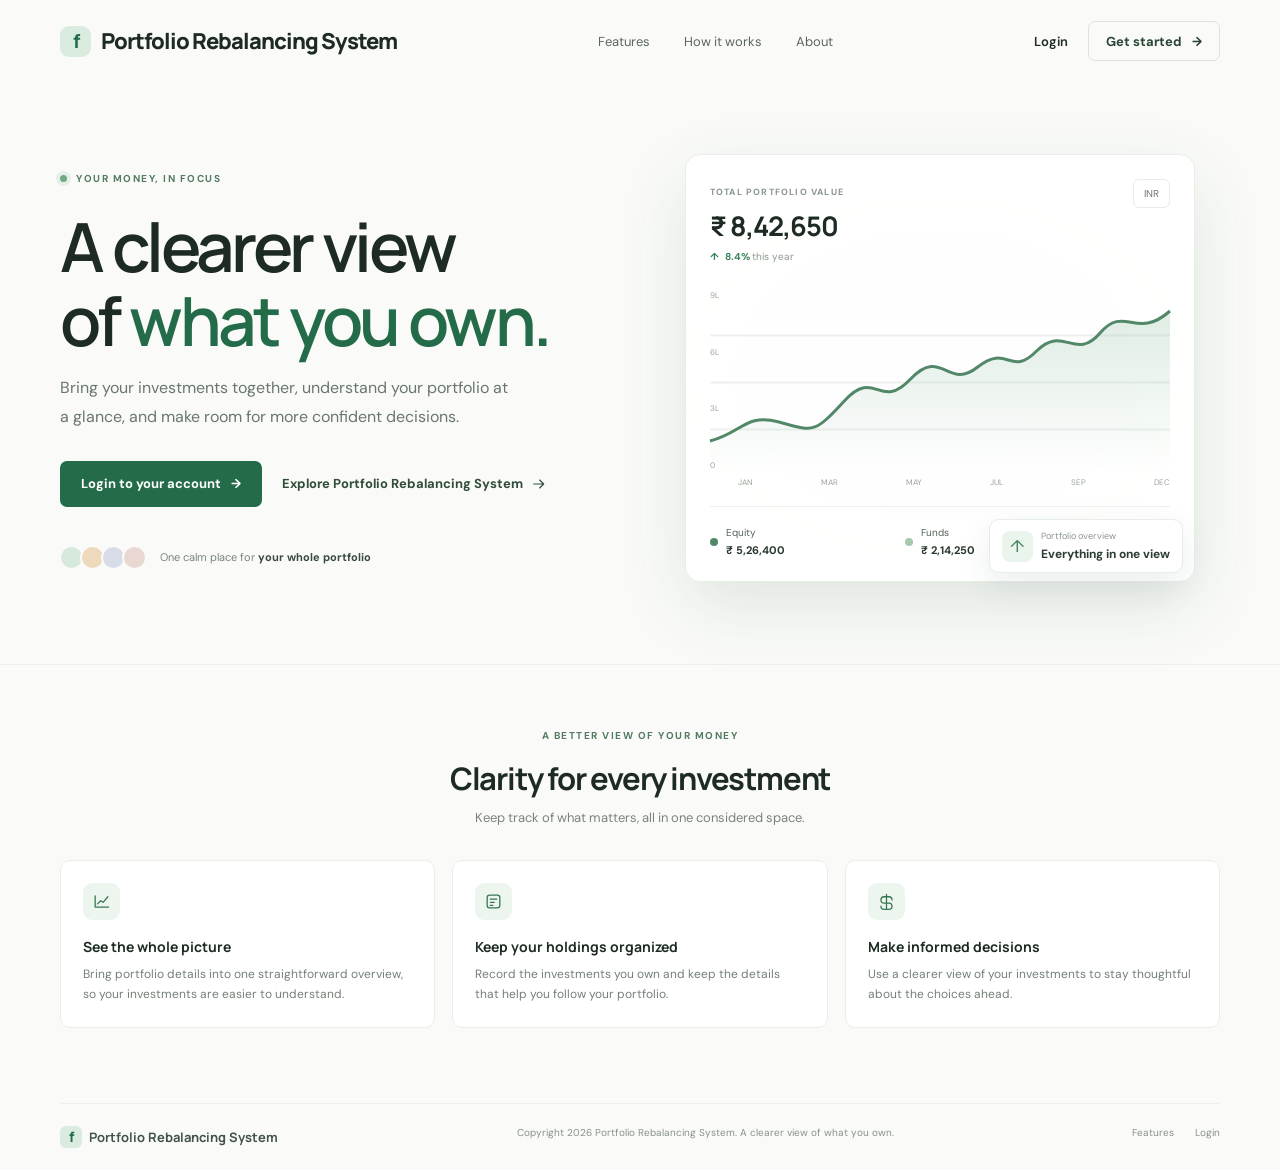
<file: src/main/resources/static/index.html>
<!doctype html>
<html lang="en">
<head>
  <meta charset="utf-8">
  <meta name="viewport" content="width=device-width, initial-scale=1">
  <meta name="theme-color" content="#fafbf8">
  <meta name="description" content="Bring your investments together and get a clearer view of your portfolio with Portfolio Rebalancing System.">
  <title>Portfolio Rebalancing System - Your investments, in focus</title>
  <link rel="stylesheet" href="assets/landing.css">
</head>
<body>
  <header class="topbar wrap">
    <a class="brand" href="./" aria-label="Portfolio Rebalancing System home"><span class="brand-mark">f</span><span>Portfolio Rebalancing System</span></a>
    <nav class="nav-links" aria-label="Main navigation"><a href="#features">Features</a><a href="#how-it-works">How it works</a><a href="#about">About</a></nav>
    <div class="nav-actions"><a href="login.html">Login</a><a class="button button-outline" href="login.html">Get started <span aria-hidden="true">&rarr;</span></a></div>
  </header>

  <main>
    <section class="hero wrap" id="about">
      <div class="hero-copy">
        <span class="eyebrow"><i></i> YOUR MONEY, IN FOCUS</span>
        <h1>A clearer view<br>of <span>what you own.</span></h1>
        <p>Bring your investments together, understand your portfolio at a glance, and make room for more confident decisions.</p>
        <div class="hero-actions"><a class="button" href="login.html">Login to your account <span aria-hidden="true">&rarr;</span></a><a class="text-arrow" href="#features">Explore Portfolio Rebalancing System <svg viewBox="0 0 24 24" aria-hidden="true"><path d="M4 12h15m-6-6 6 6-6 6"/></svg></a></div>
        <div class="social-proof"><span class="avatars" aria-hidden="true"><i></i><i></i><i></i><i></i></span><span>One calm place for <strong>your whole portfolio</strong></span></div>
      </div>
      <div class="visual" aria-label="Illustration of a portfolio dashboard">
        <div class="dashboard">
          <div class="dash-top"><div><span class="dash-label">TOTAL PORTFOLIO VALUE</span><strong class="dash-value">&#8377; 8,42,650</strong><span class="dash-change">&uarr; &nbsp; 8.4% <span style="color:#8b978e;font-weight:400">this year</span></span></div><span class="range">INR</span></div>
          <div class="chart-area"><div class="chart-labels"><span>9L</span><span>6L</span><span>3L</span><span>0</span></div><svg viewBox="0 0 500 180" preserveAspectRatio="none" role="presentation"><defs><linearGradient id="fill" x1="0" x2="0" y1="0" y2="1"><stop offset="0" stop-color="#81b695" stop-opacity=".25"/><stop offset="1" stop-color="#81b695" stop-opacity="0"/></linearGradient></defs><path d="M0 151 C35 143 38 123 75 132 S112 145 146 111 S184 122 218 89 S258 101 291 77 S326 88 355 61 S397 72 424 43 S463 51 500 21 L500 180 L0 180Z" fill="url(#fill)"/><path d="M0 151 C35 143 38 123 75 132 S112 145 146 111 S184 122 218 89 S258 101 291 77 S326 88 355 61 S397 72 424 43 S463 51 500 21" fill="none" stroke="#528768" stroke-width="3" vector-effect="non-scaling-stroke"/></svg></div>
          <div class="chart-bottom"><span>JAN</span><span>MAR</span><span>MAY</span><span>JUL</span><span>SEP</span><span>DEC</span></div>
          <div class="dash-divider"></div><div class="allocation"><span class="asset"><i></i><span>Equity<strong>&#8377; 5,26,400</strong></span></span><span class="asset"><i></i><span>Funds<strong>&#8377; 2,14,250</strong></span></span><span class="asset"><i></i><span>Other<strong>&#8377; 1,02,000</strong></span></span></div>
        </div>
        <div class="float-card"><span class="float-icon">&uarr;</span><span><small>Portfolio overview</small><strong>Everything in one view</strong></span></div>
      </div>
    </section>

    <section class="features" id="features"><div class="wrap"><div class="section-head"><span class="eyebrow">A BETTER VIEW OF YOUR MONEY</span><h2>Clarity for every investment</h2><p>Keep track of what matters, all in one considered space.</p></div>
      <div class="feature-grid" id="how-it-works">
        <article class="feature"><span class="feature-icon"><svg viewBox="0 0 24 24"><path d="M4 19V5m0 14h17M7 15l4-4 3 2 6-7"/></svg></span><h3>See the whole picture</h3><p>Bring portfolio details into one straightforward overview, so your investments are easier to understand.</p></article>
        <article class="feature"><span class="feature-icon"><svg viewBox="0 0 24 24"><rect x="4" y="4" width="16" height="16" rx="3"/><path d="M8 9h8M8 13h5M8 17h3"/></svg></span><h3>Keep your holdings organized</h3><p>Record the investments you own and keep the details that help you follow your portfolio.</p></article>
        <article class="feature"><span class="feature-icon"><svg viewBox="0 0 24 24"><path d="M12 3v18m7-11a4 4 0 0 0-4-4H9a4 4 0 0 0 0 8h6a4 4 0 0 1 0 8H9a4 4 0 0 1-4-4"/></svg></span><h3>Make informed decisions</h3><p>Use a clearer view of your investments to stay thoughtful about the choices ahead.</p></article>
      </div>
    </div></section>
  </main>
  <footer class="footer wrap"><a class="footer-brand" href="./" aria-label="Portfolio Rebalancing System home"><span class="brand-mark">f</span> Portfolio Rebalancing System</a><span>Copyright 2026 Portfolio Rebalancing System. A clearer view of what you own.</span><div class="footer-links"><a href="#features">Features</a><a href="login.html">Login</a></div></footer>
</body>
</html>
</file>
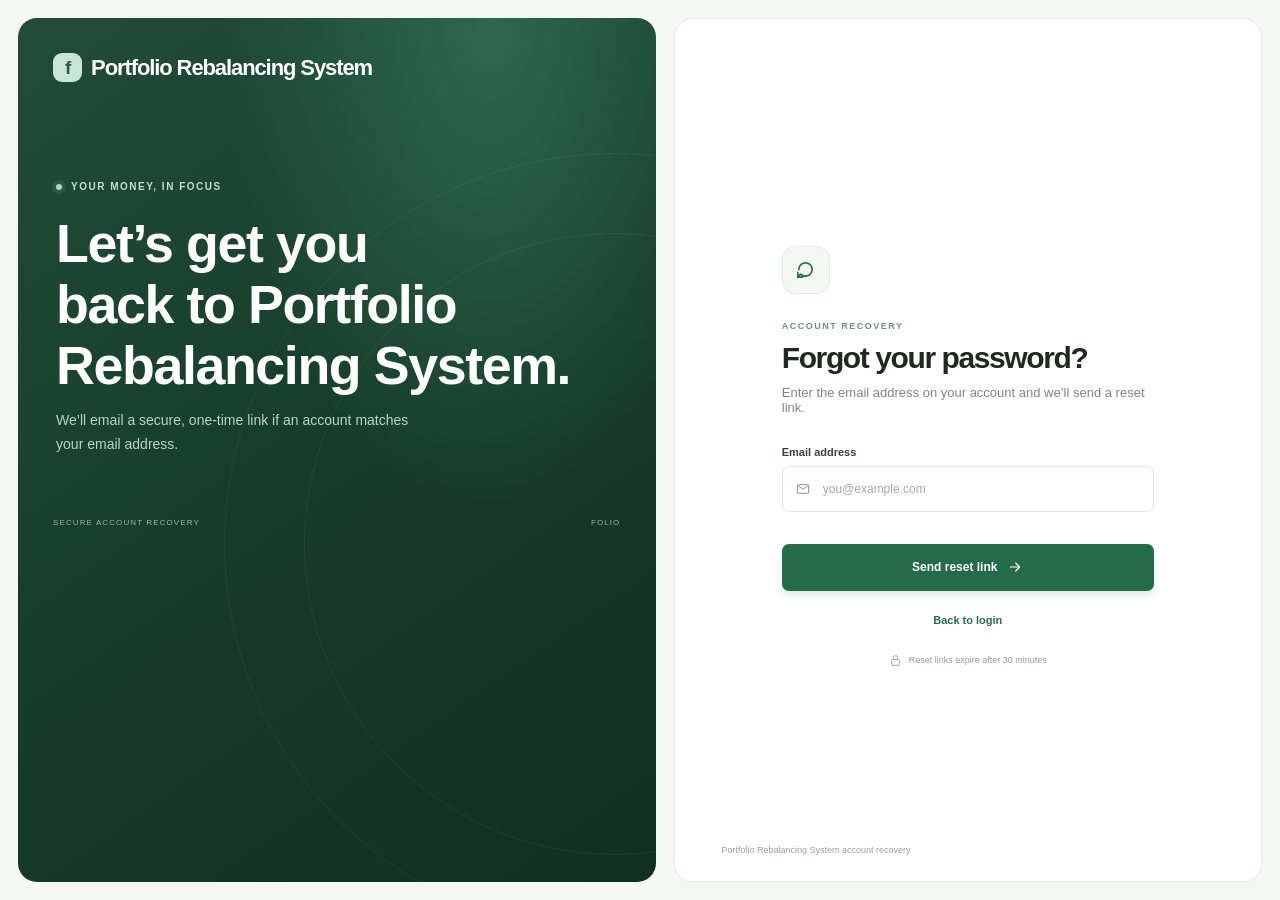
<file: src/main/resources/static/forgot-password.html>
<!doctype html>
<html lang="en">
<head>
  <meta charset="utf-8">
  <meta name="viewport" content="width=device-width, initial-scale=1">
  <meta name="theme-color" content="#f5f7f4">
  <title>Reset your password - Portfolio Rebalancing System</title>
  <link rel="stylesheet" href="assets/login.css">
</head>
<body>
  <main class="page-shell">
    <section class="visual-panel" aria-label="Portfolio Rebalancing System account recovery">
      <a class="brand brand-light" href="./" aria-label="Portfolio Rebalancing System home"><span class="brand-mark">f</span><span>Portfolio Rebalancing System</span></a>
      <div class="visual-copy">
        <span class="eyebrow"><span class="eyebrow-dot"></span> YOUR MONEY, IN FOCUS</span>
        <h1>Let’s get you<br>back to Portfolio Rebalancing System.</h1>
        <p>We’ll email a secure, one-time link if an account matches your email address.</p>
      </div>
      <div class="visual-footer"><span>SECURE ACCOUNT RECOVERY</span><span>FOLIO</span></div>
    </section>

    <section class="form-panel">
      <div class="mobile-brand"><a class="brand" href="./" aria-label="Portfolio Rebalancing System home"><span class="brand-mark">f</span><span>Portfolio Rebalancing System</span></a></div>
      <div class="form-content">
        <div class="welcome-icon" aria-hidden="true"><svg viewBox="0 0 24 24" fill="none"><path d="M5 12a7 7 0 1 1 2 4.9L4 20m0-5v5h5" stroke="currentColor" stroke-width="1.8" stroke-linecap="round" stroke-linejoin="round"/></svg></div>
        <p class="kicker">ACCOUNT RECOVERY</p>
        <h2>Forgot your password?</h2>
        <p class="form-intro">Enter the email address on your account and we’ll send a reset link.</p>
        <form id="reset-request-form" novalidate>
          <label for="email">Email address</label>
          <div class="input-wrap"><svg viewBox="0 0 24 24" aria-hidden="true"><rect x="3.5" y="5.5" width="17" height="13" rx="2"/><path d="m4.5 7 7.5 5.5L19.5 7"/></svg><input id="email" name="email" type="email" autocomplete="email" maxlength="254" placeholder="you@example.com" required></div>
          <p class="form-message" id="form-message" role="status" aria-live="polite"></p>
          <button class="submit-button" id="submit-button" type="submit"><span>Send reset link</span><svg viewBox="0 0 24 24" aria-hidden="true"><path d="M5 12h14m-6-6 6 6-6 6"/></svg></button>
        </form>
        <p class="signup-note"><a class="text-link" href="login.html">Back to login</a></p>
        <div class="secure-note"><svg viewBox="0 0 24 24" aria-hidden="true"><rect x="5" y="10" width="14" height="11" rx="2"/><path d="M8 10V7a4 4 0 0 1 8 0v3"/></svg><span>Reset links expire after 30 minutes</span></div>
      </div>
      <footer class="form-footer"><span>Portfolio Rebalancing System account recovery</span></footer>
    </section>
  </main>
  <script src="assets/forgot-password.js" defer></script>
</body>
</html>
</file>
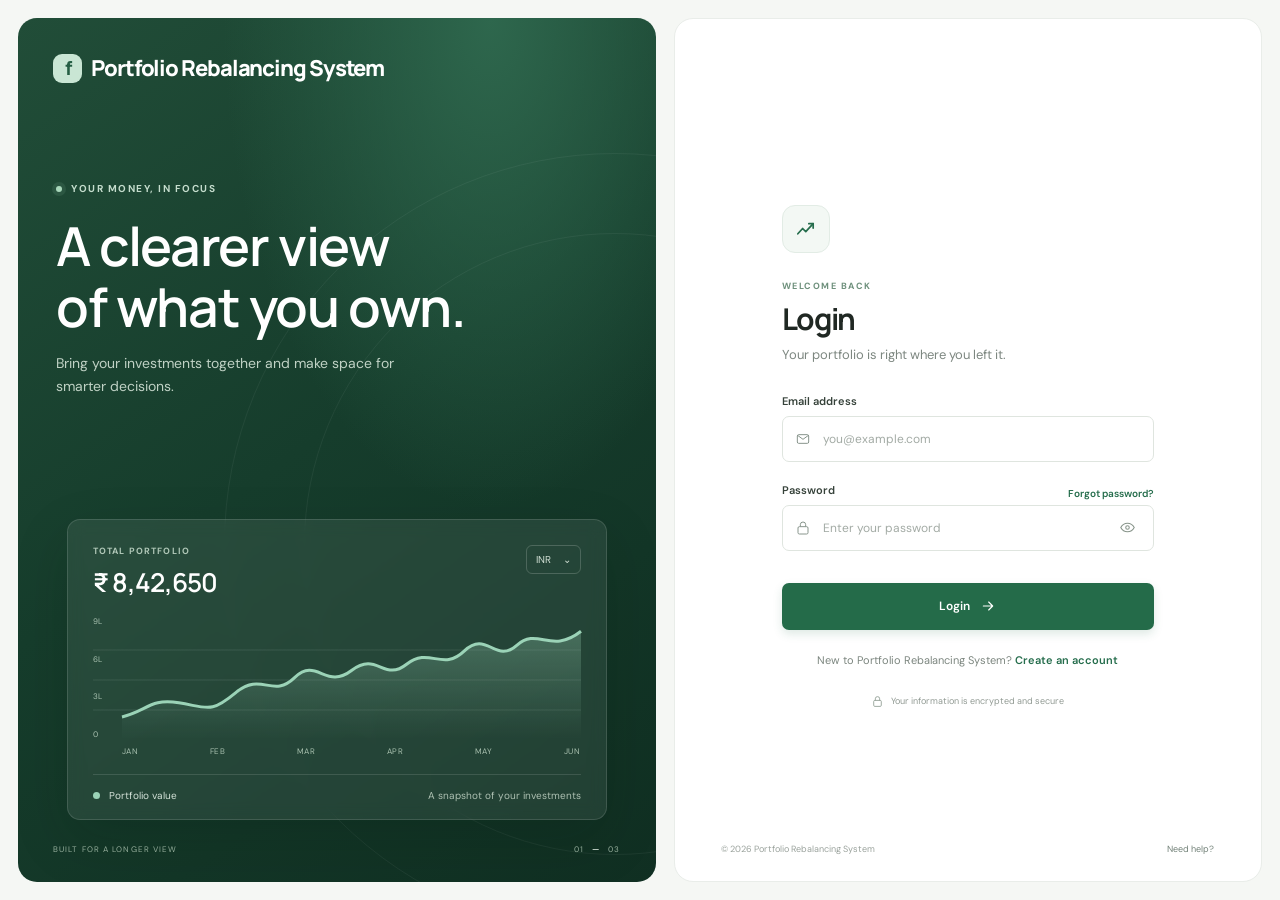
<file: src/main/resources/static/login.html>
<!doctype html>
<html lang="en">
<head>
  <meta charset="utf-8">
  <meta name="viewport" content="width=device-width, initial-scale=1">
  <meta name="theme-color" content="#f5f7f4">
  <title>Login · Portfolio Rebalancing System</title>
  <link rel="preconnect" href="https://fonts.googleapis.com">
  <link rel="preconnect" href="https://fonts.gstatic.com" crossorigin>
  <link href="https://fonts.googleapis.com/css2?family=DM+Sans:wght@400;500;600;700&family=Manrope:wght@400;500;600;700;800&display=swap" rel="stylesheet">
  <link rel="stylesheet" href="assets/login.css">
</head>
<body>
  <main class="page-shell">
    <section class="visual-panel" aria-label="Portfolio overview">
      <a class="brand brand-light" href="./" aria-label="Portfolio Rebalancing System home"><span class="brand-mark">f</span><span>Portfolio Rebalancing System</span></a>
      <div class="visual-copy">
        <span class="eyebrow"><span class="eyebrow-dot"></span> YOUR MONEY, IN FOCUS</span>
        <h1>A clearer view<br>of what you own.</h1>
        <p>Bring your investments together and make space for smarter decisions.</p>
      </div>
      <div class="preview-card" aria-hidden="true">
        <div class="preview-top"><div><span class="muted-label">TOTAL PORTFOLIO</span><strong>₹ 8,42,650</strong></div><span class="period">INR <span>⌄</span></span></div>
        <div class="chart-wrap"><div class="chart-labels"><span>9L</span><span>6L</span><span>3L</span><span>0</span></div><svg class="chart" viewBox="0 0 500 150" preserveAspectRatio="none" role="presentation"><defs><linearGradient id="area" x1="0" x2="0" y1="0" y2="1"><stop offset="0" stop-color="#9bd3b7" stop-opacity=".3"/><stop offset="1" stop-color="#9bd3b7" stop-opacity="0"/></linearGradient></defs><path d="M0 122 C28 114 30 98 62 104 S96 118 124 91 S164 99 188 72 S222 88 250 63 S285 78 310 55 S349 65 373 38 S407 55 430 31 S467 43 500 13 L500 150 L0 150Z" fill="url(#area)"/><path d="M0 122 C28 114 30 98 62 104 S96 118 124 91 S164 99 188 72 S222 88 250 63 S285 78 310 55 S349 65 373 38 S407 55 430 31 S467 43 500 13" fill="none" stroke="#9bd3b7" stroke-width="3" vector-effect="non-scaling-stroke"/></svg></div>
        <div class="chart-dates"><span>JAN</span><span>FEB</span><span>MAR</span><span>APR</span><span>MAY</span><span>JUN</span></div>
        <div class="preview-bottom"><span><i class="legend-dot"></i> Portfolio value</span><span class="preview-note">A snapshot of your investments</span></div>
      </div>
      <div class="visual-footer"><span>BUILT FOR A LONGER VIEW</span><span>01 <b>—</b> 03</span></div>
    </section>

    <section class="form-panel">
      <div class="mobile-brand"><a class="brand" href="./" aria-label="Portfolio Rebalancing System home"><span class="brand-mark">f</span><span>Portfolio Rebalancing System</span></a></div>
      <div class="form-content">
        <div class="welcome-icon" aria-hidden="true"><svg viewBox="0 0 24 24" fill="none"><path d="M4 17.5 9 12l3.3 3.3L20 7" stroke="currentColor" stroke-width="1.8" stroke-linecap="round" stroke-linejoin="round"/><path d="M15.5 7H20v4.5" stroke="currentColor" stroke-width="1.8" stroke-linecap="round" stroke-linejoin="round"/></svg></div>
        <p class="kicker">WELCOME BACK</p>
        <h2>Login</h2>
        <p class="form-intro">Your portfolio is right where you left it.</p>

        <form id="login-form" novalidate>
          <label for="email">Email address</label>
          <div class="input-wrap"><svg viewBox="0 0 24 24" aria-hidden="true"><rect x="3.5" y="5.5" width="17" height="13" rx="2"/><path d="m4.5 7 7.5 5.5L19.5 7"/></svg><input id="email" name="email" type="email" autocomplete="username" placeholder="you@example.com" required></div>
          <div class="password-heading"><label for="password">Password</label><a class="text-link" href="forgot-password.html">Forgot password?</a></div>
          <div class="input-wrap"><svg viewBox="0 0 24 24" aria-hidden="true"><rect x="4.5" y="10" width="15" height="11" rx="2"/><path d="M8 10V7a4 4 0 0 1 8 0v3"/></svg><input id="password" name="password" type="password" autocomplete="current-password" placeholder="Enter your password" required><button class="show-password" type="button" aria-label="Show password"><svg viewBox="0 0 24 24"><path d="M2.5 12s3.2-6 9.5-6 9.5 6 9.5 6-3.2 6-9.5 6-9.5-6-9.5-6Z"/><circle cx="12" cy="12" r="2.5"/></svg></button></div>
          <p class="form-message" id="form-message" role="alert" aria-live="polite"></p>
          <button class="submit-button" id="submit-button" type="submit"><span>Login</span><svg viewBox="0 0 24 24" aria-hidden="true"><path d="M5 12h14m-6-6 6 6-6 6"/></svg></button>
        </form>
        <p class="signup-note">New to Portfolio Rebalancing System? <a class="text-link" href="signup.html">Create an account</a></p>
        <div class="secure-note"><svg viewBox="0 0 24 24" aria-hidden="true"><rect x="5" y="10" width="14" height="11" rx="2"/><path d="M8 10V7a4 4 0 0 1 8 0v3"/></svg><span>Your information is encrypted and secure</span></div>
      </div>
      <footer class="form-footer"><span>© 2026 Portfolio Rebalancing System</span><a href="mailto:support@example.com">Need help?</a></footer>
    </section>
  </main>
  <script src="assets/login.js" defer></script>
</body>
</html>
</file>
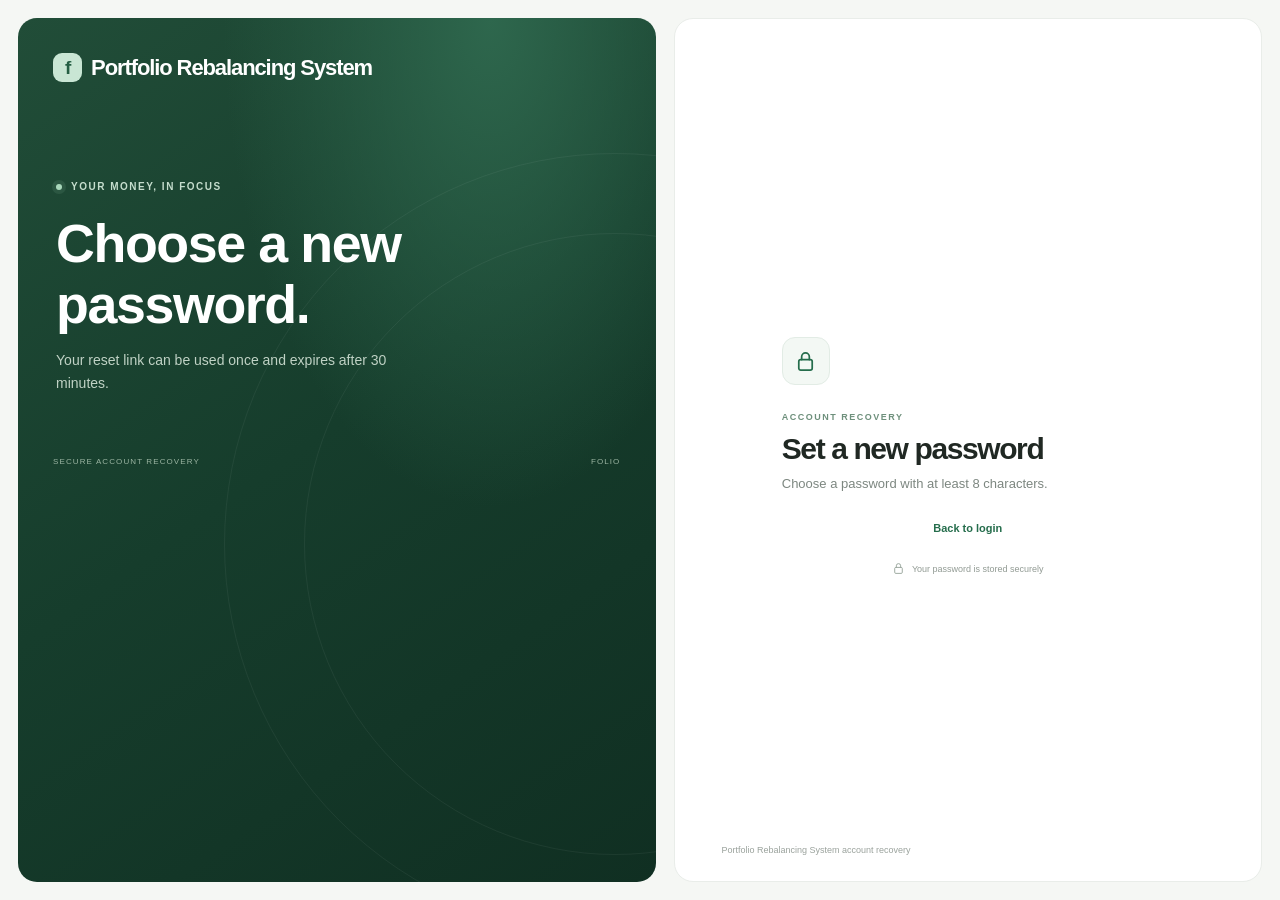
<file: src/main/resources/static/reset-password.html>
<!doctype html>
<html lang="en">
<head>
  <meta charset="utf-8">
  <meta name="viewport" content="width=device-width, initial-scale=1">
  <meta name="referrer" content="no-referrer">
  <meta name="theme-color" content="#f5f7f4">
  <title>Choose a new password - Portfolio Rebalancing System</title>
  <link rel="stylesheet" href="assets/login.css">
</head>
<body>
  <main class="page-shell">
    <section class="visual-panel" aria-label="Portfolio Rebalancing System account recovery">
      <a class="brand brand-light" href="./" aria-label="Portfolio Rebalancing System home"><span class="brand-mark">f</span><span>Portfolio Rebalancing System</span></a>
      <div class="visual-copy">
        <span class="eyebrow"><span class="eyebrow-dot"></span> YOUR MONEY, IN FOCUS</span>
        <h1>Choose a new<br>password.</h1>
        <p>Your reset link can be used once and expires after 30 minutes.</p>
      </div>
      <div class="visual-footer"><span>SECURE ACCOUNT RECOVERY</span><span>FOLIO</span></div>
    </section>

    <section class="form-panel">
      <div class="mobile-brand"><a class="brand" href="./" aria-label="Portfolio Rebalancing System home"><span class="brand-mark">f</span><span>Portfolio Rebalancing System</span></a></div>
      <div class="form-content">
        <div class="welcome-icon" aria-hidden="true"><svg viewBox="0 0 24 24" fill="none"><rect x="5" y="10" width="14" height="11" rx="2" stroke="currentColor" stroke-width="1.8"/><path d="M8 10V7a4 4 0 0 1 8 0v3" stroke="currentColor" stroke-width="1.8" stroke-linecap="round"/></svg></div>
        <p class="kicker">ACCOUNT RECOVERY</p>
        <h2>Set a new password</h2>
        <p class="form-intro">Choose a password with at least 8 characters.</p>
        <form id="reset-password-form" novalidate>
          <label for="new-password">New password</label>
          <div class="input-wrap"><svg viewBox="0 0 24 24" aria-hidden="true"><rect x="4.5" y="10" width="15" height="11" rx="2"/><path d="M8 10V7a4 4 0 0 1 8 0v3"/></svg><input id="new-password" name="newPassword" type="password" autocomplete="new-password" minlength="8" maxlength="128" required></div>
          <label for="confirm-password">Confirm new password</label>
          <div class="input-wrap"><svg viewBox="0 0 24 24" aria-hidden="true"><rect x="4.5" y="10" width="15" height="11" rx="2"/><path d="M8 10V7a4 4 0 0 1 8 0v3"/></svg><input id="confirm-password" name="confirmPassword" type="password" autocomplete="new-password" minlength="8" maxlength="128" required></div>
          <p class="form-message" id="form-message" role="status" aria-live="polite"></p>
          <button class="submit-button" id="submit-button" type="submit"><span>Reset password</span><svg viewBox="0 0 24 24" aria-hidden="true"><path d="M5 12h14m-6-6 6 6-6 6"/></svg></button>
        </form>
        <p class="signup-note"><a class="text-link" href="login.html">Back to login</a></p>
        <div class="secure-note"><svg viewBox="0 0 24 24" aria-hidden="true"><rect x="5" y="10" width="14" height="11" rx="2"/><path d="M8 10V7a4 4 0 0 1 8 0v3"/></svg><span>Your password is stored securely</span></div>
      </div>
      <footer class="form-footer"><span>Portfolio Rebalancing System account recovery</span></footer>
    </section>
  </main>
  <script src="assets/reset-password.js" defer></script>
</body>
</html>
</file>
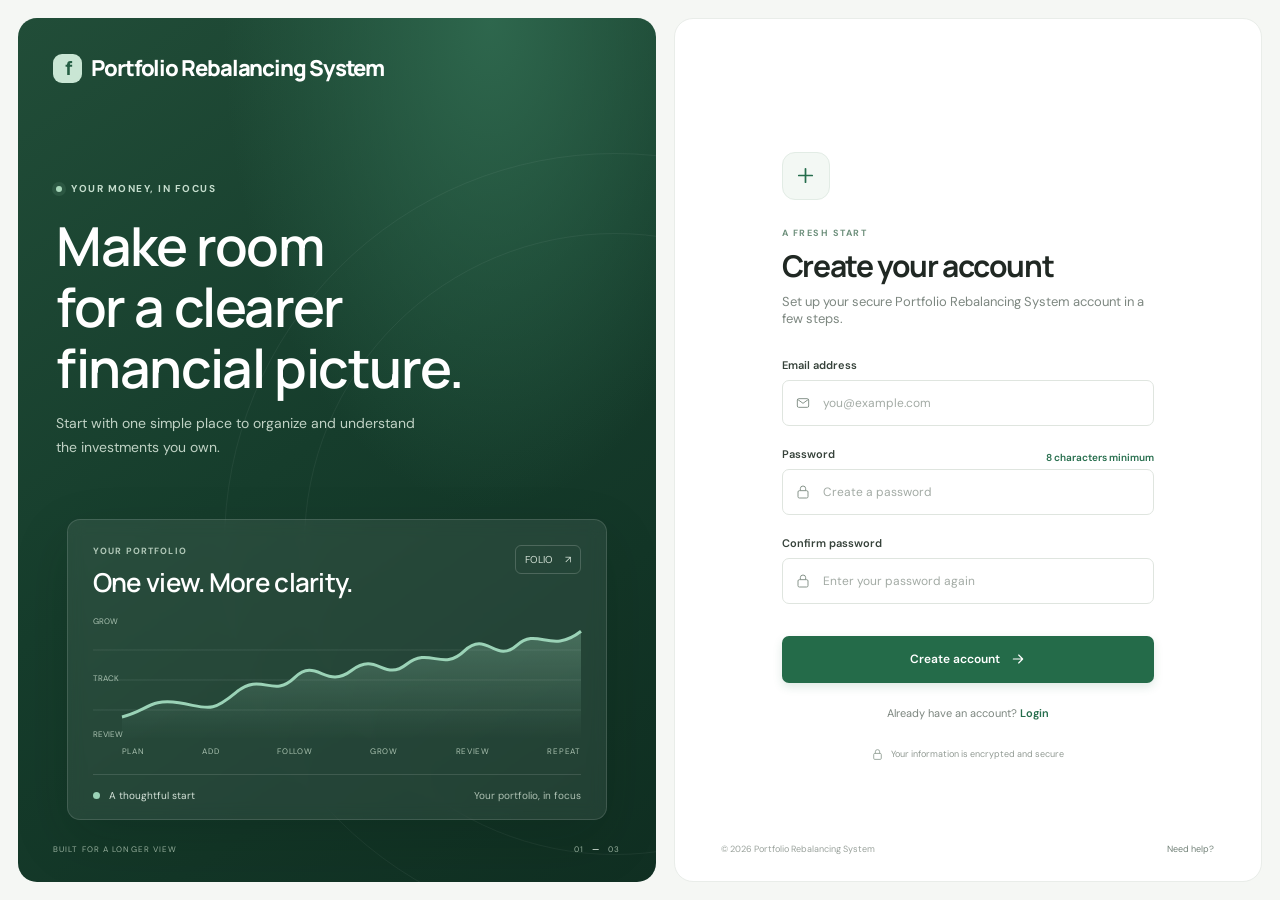
<file: src/main/resources/static/signup.html>
<!doctype html>
<html lang="en">
<head>
  <meta charset="utf-8">
  <meta name="viewport" content="width=device-width, initial-scale=1">
  <meta name="theme-color" content="#f5f7f4">
  <meta name="description" content="Create your Portfolio Rebalancing System account and bring your investments into focus.">
  <title>Create your account · Portfolio Rebalancing System</title>
  <link rel="preconnect" href="https://fonts.googleapis.com">
  <link rel="preconnect" href="https://fonts.gstatic.com" crossorigin>
  <link href="https://fonts.googleapis.com/css2?family=DM+Sans:wght@400;500;600;700&family=Manrope:wght@400;500;600;700;800&display=swap" rel="stylesheet">
  <link rel="stylesheet" href="assets/login.css">
</head>
<body>
  <main class="page-shell">
    <section class="visual-panel" aria-label="Portfolio overview">
      <a class="brand brand-light" href="./" aria-label="Portfolio Rebalancing System home"><span class="brand-mark">f</span><span>Portfolio Rebalancing System</span></a>
      <div class="visual-copy">
        <span class="eyebrow"><span class="eyebrow-dot"></span> YOUR MONEY, IN FOCUS</span>
        <h1>Make room<br>for a clearer<br>financial picture.</h1>
        <p>Start with one simple place to organize and understand the investments you own.</p>
      </div>
      <div class="preview-card" aria-hidden="true">
        <div class="preview-top"><div><span class="muted-label">YOUR PORTFOLIO</span><strong>One view. More clarity.</strong></div><span class="period">FOLIO <span>↗</span></span></div>
        <div class="chart-wrap"><div class="chart-labels"><span>GROW</span><span>TRACK</span><span>REVIEW</span></div><svg class="chart" viewBox="0 0 500 150" preserveAspectRatio="none" role="presentation"><defs><linearGradient id="area" x1="0" x2="0" y1="0" y2="1"><stop offset="0" stop-color="#9bd3b7" stop-opacity=".3"/><stop offset="1" stop-color="#9bd3b7" stop-opacity="0"/></linearGradient></defs><path d="M0 122 C28 114 30 98 62 104 S96 118 124 91 S164 99 188 72 S222 88 250 63 S285 78 310 55 S349 65 373 38 S407 55 430 31 S467 43 500 13 L500 150 L0 150Z" fill="url(#area)"/><path d="M0 122 C28 114 30 98 62 104 S96 118 124 91 S164 99 188 72 S222 88 250 63 S285 78 310 55 S349 65 373 38 S407 55 430 31 S467 43 500 13" fill="none" stroke="#9bd3b7" stroke-width="3" vector-effect="non-scaling-stroke"/></svg></div>
        <div class="chart-dates"><span>PLAN</span><span>ADD</span><span>FOLLOW</span><span>GROW</span><span>REVIEW</span><span>REPEAT</span></div>
        <div class="preview-bottom"><span><i class="legend-dot"></i> A thoughtful start</span><span class="preview-note">Your portfolio, in focus</span></div>
      </div>
      <div class="visual-footer"><span>BUILT FOR A LONGER VIEW</span><span>01 <b>—</b> 03</span></div>
    </section>

    <section class="form-panel">
      <div class="mobile-brand"><a class="brand" href="./" aria-label="Portfolio Rebalancing System home"><span class="brand-mark">f</span><span>Portfolio Rebalancing System</span></a></div>
      <div class="form-content">
        <div class="welcome-icon" aria-hidden="true"><svg viewBox="0 0 24 24" fill="none"><path d="M12 5v14M5 12h14" stroke="currentColor" stroke-width="1.8" stroke-linecap="round"/></svg></div>
        <p class="kicker">A FRESH START</p>
        <h2>Create your account</h2>
        <p class="form-intro">Set up your secure Portfolio Rebalancing System account in a few steps.</p>

        <form id="signup-form" novalidate>
          <label for="signup-email">Email address</label>
          <div class="input-wrap"><svg viewBox="0 0 24 24" aria-hidden="true"><rect x="3.5" y="5.5" width="17" height="13" rx="2"/><path d="m4.5 7 7.5 5.5L19.5 7"/></svg><input id="signup-email" name="email" type="email" autocomplete="email" placeholder="you@example.com" maxlength="254" required></div>
          <div class="password-heading"><label for="signup-password">Password</label><span class="text-link">8 characters minimum</span></div>
          <div class="input-wrap"><svg viewBox="0 0 24 24" aria-hidden="true"><rect x="4.5" y="10" width="15" height="11" rx="2"/><path d="M8 10V7a4 4 0 0 1 8 0v3"/></svg><input id="signup-password" name="password" type="password" autocomplete="new-password" placeholder="Create a password" required></div>
          <div class="password-heading"><label for="confirm-password">Confirm password</label></div>
          <div class="input-wrap"><svg viewBox="0 0 24 24" aria-hidden="true"><rect x="4.5" y="10" width="15" height="11" rx="2"/><path d="M8 10V7a4 4 0 0 1 8 0v3"/></svg><input id="confirm-password" name="confirmPassword" type="password" autocomplete="new-password" placeholder="Enter your password again" required></div>
          <p class="form-message" id="signup-message" role="alert" aria-live="polite"></p>
          <button class="submit-button" id="signup-button" type="submit"><span>Create account</span><svg viewBox="0 0 24 24" aria-hidden="true"><path d="M5 12h14m-6-6 6 6-6 6"/></svg></button>
        </form>
        <p class="signup-note">Already have an account? <a class="text-link" href="login.html">Login</a></p>
        <div class="secure-note"><svg viewBox="0 0 24 24" aria-hidden="true"><rect x="5" y="10" width="14" height="11" rx="2"/><path d="M8 10V7a4 4 0 0 1 8 0v3"/></svg><span>Your information is encrypted and secure</span></div>
      </div>
      <footer class="form-footer"><span>© 2026 Portfolio Rebalancing System</span><a href="mailto:support@example.com">Need help?</a></footer>
    </section>
  </main>
  <script src="assets/signup.js" defer></script>
</body>
</html>
</file>
<file: src/main/resources/static/assets/landing.css>
@import url('https://fonts.googleapis.com/css2?family=DM+Sans:wght@400;500;600;700&family=Manrope:wght@400;500;600;700;800&display=swap');

:root{font-family:"DM Sans",sans-serif;color:#1d2b22;background:#fafbf8;font-synthesis:none;text-rendering:optimizeLegibility;-webkit-font-smoothing:antialiased;--green:#246b49;--dark:#153b2a;--muted:#68766c}
*{box-sizing:border-box}html{scroll-behavior:smooth}body{min-width:320px;margin:0}a{color:inherit;text-decoration:none}.wrap{width:min(1160px,calc(100% - 64px));margin:auto}
.topbar{height:82px;display:flex;align-items:center;justify-content:space-between}.brand{display:flex;align-items:center;gap:10px;font:800 22px Manrope,sans-serif;letter-spacing:-1px}.brand-mark{width:31px;height:31px;display:grid;place-items:center;border-radius:9px;background:#d9ecdf;color:#246b49;font:800 19px Manrope,sans-serif}.nav-links{display:flex;align-items:center;gap:34px;color:#59665d;font-size:13px}.nav-links a:hover,.footer a:hover{color:var(--green)}.nav-actions{display:flex;align-items:center;gap:20px;font-size:13px;font-weight:600}.button{display:inline-flex;min-height:46px;align-items:center;justify-content:center;gap:10px;padding:0 20px;border:1px solid transparent;border-radius:7px;background:var(--green);color:white;font-size:13px;font-weight:700;transition:transform .18s,background .18s}.button:hover{transform:translateY(-1px);background:#1c573a}.button-outline{min-height:40px;padding:0 17px;border-color:#dce5dc;background:transparent;color:#294534}.button-outline:hover{background:#f0f6f1;color:var(--green)}
.hero{display:grid;grid-template-columns:1fr 1.02fr;align-items:center;gap:50px;padding:72px 0 82px}.eyebrow{display:inline-flex;align-items:center;gap:9px;color:#527b61;font-size:10px;font-weight:700;letter-spacing:1.5px}.eyebrow i{width:7px;height:7px;border-radius:50%;background:#70aa82;box-shadow:0 0 0 4px #e5f1e8}.hero h1{max-width:540px;margin:23px 0 17px;font:600 clamp(44px,5.3vw,68px)/1.08 Manrope,sans-serif;letter-spacing:-3.6px}.hero h1 span{color:var(--green)}.hero-copy>p{max-width:450px;margin:0;color:#69776d;font-size:16px;line-height:1.8}.hero-actions{display:flex;align-items:center;gap:20px;margin-top:29px}.text-arrow{display:inline-flex;align-items:center;gap:8px;color:#314c3a;font-size:13px;font-weight:700}.text-arrow svg{width:16px;fill:none;stroke:currentColor;stroke-linecap:round;stroke-linejoin:round;stroke-width:1.7}.social-proof{display:flex;align-items:center;gap:13px;margin-top:38px;color:#78847b;font-size:11px}.avatars{display:flex;padding-left:3px}.avatars i{width:25px;height:25px;margin-left:-4px;border:2px solid #fafbf8;border-radius:50%;background:#d7e9dd}.avatars i:nth-child(2){background:#efd9bc}.avatars i:nth-child(3){background:#d8dce9}.avatars i:nth-child(4){background:#e9d8d1}.social-proof strong{color:#384a3d}
.visual{position:relative;min-height:410px;display:grid;place-items:center}.visual::before{position:absolute;inset:35px 20px 20px 15px;border-radius:50%;background:radial-gradient(ellipse,#e6f1e8 0,rgba(230,241,232,.5) 48%,transparent 70%);content:""}.dashboard{position:relative;width:min(100%,510px);padding:24px;border:1px solid #e8ede7;border-radius:15px;background:rgba(255,255,255,.94);box-shadow:0 24px 70px rgba(36,70,47,.12)}.dash-top{display:flex;justify-content:space-between;align-items:flex-start}.dash-label{color:#89958b;font-size:9px;font-weight:700;letter-spacing:1.2px}.dash-value{display:block;margin-top:7px;font:700 27px Manrope,sans-serif;letter-spacing:-1px}.dash-change{margin-top:9px;color:#368158;font-size:10px;font-weight:700}.range{padding:7px 10px;border:1px solid #e7ece7;border-radius:6px;color:#6a776e;font-size:10px}.chart-area{position:relative;height:180px;margin-top:25px;background:repeating-linear-gradient(to bottom,transparent 0,transparent 44px,#edf1ed 45px,#edf1ed 46px,transparent 47px)}.chart-area svg{width:100%;height:100%;overflow:visible}.chart-labels{position:absolute;top:0;left:0;display:flex;height:100%;flex-direction:column;justify-content:space-between;color:#9aa49c;font-size:8px}.chart-bottom{display:flex;justify-content:space-between;margin:7px 0 0 28px;color:#9aa49c;font-size:8px}.dash-divider{height:1px;margin:19px 0;background:#edf0ed}.allocation{display:flex;align-items:center;justify-content:space-between}.asset{display:flex;align-items:center;gap:8px;color:#526157;font-size:10px}.asset i{width:8px;height:8px;border-radius:50%;background:#528768}.asset:nth-child(2) i{background:#a7c9ae}.asset:nth-child(3) i{background:#d5b57d}.asset strong{display:block;margin-top:4px;color:#28382d;font-size:11px}.float-card{position:absolute;right:max(12px,calc((100% - 510px)/2 + 12px));bottom:9px;max-width:calc(100% - 24px);display:flex;align-items:center;gap:8px;padding:10px 12px;border:1px solid #e6ece6;border-radius:10px;background:white;box-shadow:0 12px 35px #173d2b16}.float-icon{width:31px;height:31px;display:grid;place-items:center;border-radius:8px;background:#e9f4ec;color:#43835a;font-size:17px}.float-card small{display:block;color:#89958b;font-size:9px}.float-card strong{display:block;margin-top:4px;color:#2c3e31;font-size:12px}
.features{padding:58px 0 75px;border-top:1px solid #edf0eb}.section-head{text-align:center}.section-head .eyebrow{justify-content:center}.section-head h2{margin:13px 0 10px;font:700 31px Manrope,sans-serif;letter-spacing:-1.2px}.section-head p{margin:0;color:#79847c;font-size:13px}.feature-grid{display:grid;grid-template-columns:repeat(3,1fr);gap:17px;margin-top:34px}.feature{padding:22px;border:1px solid #e9eee8;border-radius:10px;background:white}.feature-icon{width:37px;height:37px;display:grid;place-items:center;border-radius:9px;background:#edf5ef;color:#36764f}.feature-icon svg{width:19px;height:19px;fill:none;stroke:currentColor;stroke-width:1.6;stroke-linecap:round;stroke-linejoin:round}.feature h3{margin:17px 0 8px;font:700 14px Manrope,sans-serif}.feature p{margin:0;color:#748077;font-size:12px;line-height:1.7}.footer{display:flex;justify-content:space-between;padding:22px 0;border-top:1px solid #edf0eb;color:#879188;font-size:10px}.footer-brand{display:flex;align-items:center;gap:7px;font:700 13px Manrope,sans-serif;color:#405346}.footer .brand-mark{width:22px;height:22px;border-radius:6px;font-size:14px}.footer-links{display:flex;gap:21px}
@media(max-width:850px){.nav-links{gap:17px}.hero{grid-template-columns:1fr;gap:15px;padding-top:54px}.hero-copy{text-align:center}.hero h1,.hero-copy>p{margin-right:auto;margin-left:auto}.hero-actions,.social-proof{justify-content:center}.visual{min-height:380px}.dashboard{width:min(100%,550px)}.float-card{right:max(12px,calc((100% - 550px)/2 + 12px))}.features{padding-top:42px}}
@media(max-width:600px){.wrap{width:calc(100% - 40px)}.topbar{height:70px}.nav-links{display:none}.nav-actions{gap:13px;font-size:12px}.button-outline{min-height:37px;padding:0 13px}.hero{padding:55px 0 48px}.hero h1{font-size:45px;letter-spacing:-2.5px}.hero-copy>p{font-size:14px}.hero-actions{gap:16px}.visual{min-height:310px;margin:0 -6px}.dashboard{padding:18px}.dash-value{font-size:23px}.chart-area{height:145px}.float-card{right:12px;bottom:0;padding:9px 10px}.features{padding:42px 0 55px}.section-head h2{font-size:26px}.feature-grid{grid-template-columns:1fr;gap:11px;margin-top:25px}.feature{padding:18px}.feature h3{margin-top:12px}.footer{gap:15px;align-items:flex-start}.footer-links{gap:12px}}
@media(prefers-reduced-motion:reduce){html{scroll-behavior:auto}*,*::before,*::after{transition:none!important}}
</file>
<file: src/main/resources/static/assets/login.css>
:root {
  font-family: "DM Sans", sans-serif;
  color: #202823;
  background: #f5f7f4;
  font-synthesis: none;
  text-rendering: optimizeLegibility;
  -webkit-font-smoothing: antialiased;
  font-optical-sizing: auto;
  font-weight: 400;
  --green: #256d4c;
}

*{
  box-sizing: border-box;
}

body {
  min-width: 320px;
  min-height: 100vh;
  margin: 0;
}

.page-shell {
  display: grid;
  grid-template-columns: minmax(460px, 1.04fr) minmax(490px, .96fr);
  min-height: 100vh;
  gap: 18px;
  padding: 18px;
}

/* Decorative portfolio panel */
.visual-panel {
  position: relative;
  display: flex;
  min-height: calc(100vh - 36px);
  flex-direction: column;
  overflow: hidden;
  padding: 35px 5.5% 28px;
  border-radius: 19px;
  background: radial-gradient(ellipse at 74% 0%, #2e674d 0, transparent 40%),
    linear-gradient(145deg, #214d38 0%, #163d2c 48%, #102f22 100%);
  color: #fff;
}

.visual-panel::before,
.visual-panel::after {
  position: absolute;
  top: 215px;
  right: -270px;
  width: 620px;
  height: 620px;
  border: 1px solid rgba(255, 255, 255, .055);
  border-radius: 50%;
  content: "";
  pointer-events: none;
}

.visual-panel::after {
  top: 135px;
  right: -350px;
  width: 780px;
  height: 780px;
}

.brand {
  display: inline-flex;
  width: max-content;
  align-items: center;
  gap: 9px;
  color: #21332a;
  font: 800 22px Manrope, sans-serif;
  letter-spacing: -1.1px;
  text-decoration: none;
}

.brand-light {
  position: relative;
  z-index: 1;
  color: #fff;
}

.brand-mark {
  display: grid;
  width: 29px;
  height: 29px;
  place-items: center;
  border-radius: 9px;
  background: #c9e6d4;
  color: #245e43;
  font: 800 19px Manrope, sans-serif;
  letter-spacing: -1px;
}

.visual-copy {
  position: relative;
  z-index: 1;
  margin: clamp(66px, 11vh, 120px) 0 37px 3px;
}

.eyebrow,
.kicker {
  font-size: 10px;
  font-weight: 700;
  letter-spacing: 1.5px;
}

.eyebrow {
  display: flex;
  align-items: center;
  gap: 9px;
  color: #c5ddcd;
}

.eyebrow-dot {
  width: 6px;
  height: 6px;
  border-radius: 50%;
  background: #a9d8bb;
  box-shadow: 0 0 0 4px rgba(169, 216, 187, .1);
}

h1,
h2 {
  font-family: Manrope, sans-serif;
  letter-spacing: -1.4px;
}

.visual-copy h1 {
  margin: 21px 0 14px;
  font-size: clamp(38px, 4.2vw, 56px);
  font-weight: 600;
  line-height: 1.13;
}

.visual-copy p {
  max-width: 360px;
  margin: 0;
  color: #c0d2c5;
  font-size: 14px;
  line-height: 1.7;
}

/* Sample portfolio chart */
.preview-card {
  position: relative;
  z-index: 1;
  width: 100%;
  max-width: 540px;
  margin: auto auto 0;
  padding: 25px 25px 17px;
  border: 1px solid rgba(255, 255, 255, .13);
  border-radius: 13px;
  background: rgba(255, 255, 255, .075);
  box-shadow: 0 20px 55px rgba(4, 23, 14, .16);
  backdrop-filter: blur(8px);
}

.preview-top {
  display: flex;
  align-items: flex-start;
  justify-content: space-between;
}

.preview-top > div {
  display: grid;
  gap: 7px;
}

.muted-label {
  color: #b1c8b8;
  font-size: 9px;
  font-weight: 700;
  letter-spacing: 1.15px;
}

.preview-top strong {
  font: 600 26px Manrope, sans-serif;
  letter-spacing: -.7px;
}

.period {
  padding: 7px 9px;
  border: 1px solid rgba(255, 255, 255, .18);
  border-radius: 6px;
  color: #d2e0d6;
  font-size: 10px;
}

.period span {
  margin-left: 9px;
}

.chart-wrap {
  position: relative;
  height: 118px;
  margin-top: 21px;
  padding-left: 29px;
  background: repeating-linear-gradient(
    to bottom,
    transparent 0,
    transparent 28px,
    rgba(255, 255, 255, .09) 29px,
    transparent 30px
  );
}

.chart-labels {
  position: absolute;
  top: -5px;
  bottom: 0;
  left: 0;
  display: flex;
  flex-direction: column;
  justify-content: space-between;
  color: #a9c1b0;
  font-size: 8px;
}

.chart {
  width: 100%;
  height: 100%;
  overflow: visible;
}

.chart-dates {
  display: flex;
  justify-content: space-between;
  margin-top: 7px;
  padding-left: 29px;
  color: #a9c1b0;
  font-size: 8px;
  letter-spacing: .7px;
}

.preview-bottom {
  display: flex;
  align-items: center;
  justify-content: space-between;
  margin-top: 18px;
  padding-top: 14px;
  border-top: 1px solid rgba(255, 255, 255, .12);
  color: #d6e3da;
  font-size: 10px;
}

.legend-dot {
  display: inline-block;
  width: 7px;
  height: 7px;
  margin-right: 6px;
  border-radius: 50%;
  background: #9bd3b7;
}

.preview-note {
  color: #aec1b3;
}

.visual-footer {
  display: flex;
  justify-content: space-between;
  margin-top: 24px;
  color: #9cb5a3;
  font-size: 8px;
  letter-spacing: 1.1px;
}

.visual-footer b {
  margin: 0 5px;
  color: #d1dfd5;
}

/* Sign-in form */
.form-panel {
  position: relative;
  display: flex;
  flex-direction: column;
  align-items: center;
  justify-content: center;
  padding: 65px 8% 53px;
  border: 1px solid #e9ede9;
  border-radius: 19px;
  background: #fff;
}

.form-content {
  width: 100%;
  max-width: 372px;
}

.mobile-brand {
  display: none;
}

.welcome-icon {
  display: grid;
  width: 48px;
  height: 48px;
  margin-bottom: 27px;
  place-items: center;
  border: 1px solid #e2ece5;
  border-radius: 13px;
  background: #f3f8f4;
  color: var(--green);
}

.welcome-icon svg {
  width: 23px;
  height: 23px;
}

.kicker {
  margin: 0 0 9px;
  color: #6e907c;
  font-size: 9px;
}

h2 {
  margin: 0;
  font-size: 30px;
  font-weight: 700;
  line-height: 1.2;
}

.form-intro {
  margin: 9px 0 31px;
  color: #7d8780;
  font-size: 13px;
}

form label {
  display: block;
  margin-bottom: 8px;
  color: #36423a;
  font-size: 11px;
  font-weight: 600;
}

.input-wrap {
  display: flex;
  height: 46px;
  align-items: center;
  gap: 10px;
  padding: 0 12px;
  border: 1px solid #dfe5df;
  border-radius: 7px;
  transition: border-color .18s, box-shadow .18s;
}

.input-wrap:focus-within {
  border-color: #71a989;
  box-shadow: 0 0 0 3px rgba(65, 137, 93, .1);
}

.input-wrap > svg {
  width: 16px;
  height: 16px;
  flex: none;
  fill: none;
  stroke: #88958c;
  stroke-width: 1.5;
}

input {
  width: 100%;
  height: 100%;
  border: 0;
  outline: 0;
  background: transparent;
  color: #26352b;
  font: 400 12px "DM Sans", sans-serif;
}

input::placeholder {
  color: #a3aba5;
}

.password-heading {
  display: flex;
  align-items: center;
  justify-content: space-between;
  margin-top: 21px;
}

.text-link {
  color: var(--green);
  font-size: 10px;
  font-weight: 600;
  text-decoration: none;
}

.text-link:hover {
  text-decoration: underline;
}

.password-heading label {
  margin: 0 0 8px;
}

.show-password {
  display: grid;
  padding: 5px;
  place-items: center;
  border: 0;
  background: none;
  color: #87948a;
  cursor: pointer;
}

.show-password svg {
  width: 17px;
  height: 17px;
  fill: none;
  stroke: currentColor;
  stroke-width: 1.5;
}

.form-message {
  min-height: 18px;
  margin: 10px 0 4px;
  font-size: 11px;
  line-height: 1.5;
}

.form-message.error {
  color: #b13f3f;
}

.form-message.success {
  color: #28734d;
}

.submit-button {
  display: flex;
  width: 100%;
  height: 47px;
  align-items: center;
  justify-content: center;
  gap: 10px;
  border: 0;
  border-radius: 7px;
  background: #246b49;
  box-shadow: 0 4px 10px rgba(36, 107, 73, .15);
  color: #fff;
  font: 600 12px "DM Sans", sans-serif;
  cursor: pointer;
  transition: background .18s, transform .18s;
}

.submit-button:hover {
  transform: translateY(-1px);
  background: #1d5a3c;
}

.submit-button:disabled {
  transform: none;
  opacity: .72;
  cursor: wait;
}

.submit-button svg {
  width: 16px;
  height: 16px;
  fill: none;
  stroke: currentColor;
  stroke-linecap: round;
  stroke-linejoin: round;
  stroke-width: 1.7;
}

.signup-note {
  margin: 23px 0 28px;
  color: #7c867f;
  font-size: 11px;
  text-align: center;
}

.signup-note .text-link {
  font-size: 11px;
}

.secure-note {
  display: flex;
  align-items: center;
  justify-content: center;
  gap: 7px;
  color: #919a93;
  font-size: 9px;
}

.secure-note svg {
  width: 13px;
  height: 13px;
  fill: none;
  stroke: #89988d;
  stroke-width: 1.5;
}

.form-footer {
  position: absolute;
  right: 8%;
  bottom: 26px;
  left: 8%;
  display: flex;
  justify-content: space-between;
  color: #9aa29c;
  font-size: 9px;
}

.form-footer a {
  color: #718077;
  text-decoration: none;
}

.form-footer a:hover {
  color: var(--green);
}

@media (max-width: 900px) {
  .page-shell {
    grid-template-columns: minmax(330px, .9fr) minmax(390px, 1.1fr);
  }

  .visual-panel {
    padding-right: 7%;
    padding-left: 7%;
  }

  .visual-copy h1 {
    font-size: 42px;
  }

  .preview-card {
    padding: 20px;
  }

  .form-panel {
    padding-right: 7%;
    padding-left: 7%;
  }
}

@media (max-width: 680px) {
  .page-shell {
    display: block;
    min-height: 100vh;
    padding: 0;
    background: #fff;
  }

  .visual-panel {
    display: none;
  }

  .form-panel {
    min-height: 100vh;
    justify-content: center;
    padding: 80px 25px 70px;
    border: 0;
    border-radius: 0;
  }

  .mobile-brand {
    position: absolute;
    top: 24px;
    left: 25px;
    display: block;
  }

  .form-content {
    max-width: 390px;
  }

  .form-footer {
    right: 25px;
    bottom: 22px;
    left: 25px;
  }

  .welcome-icon {
    margin-bottom: 24px;
  }

  h2 {
    font-size: 28px;
  }
}

@media (prefers-reduced-motion: reduce) {
  *,
  *::before,
  *::after {
    scroll-behavior: auto !important;
    transition: none !important;
  }
}
</file>
